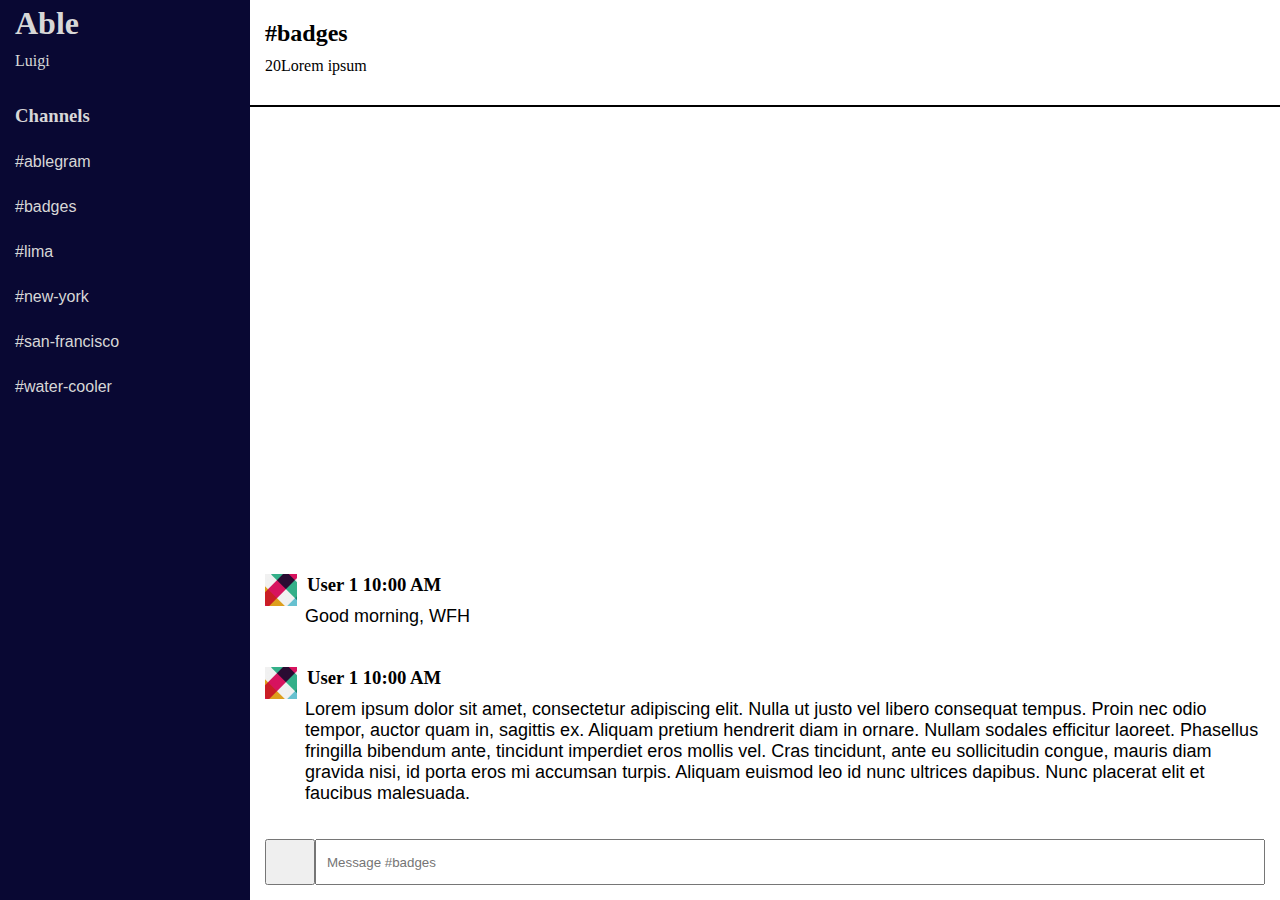
<file: index.html>
<!DOCTYPE html>
<html lang="en">

<head>
    <meta charset="UTF-8" />
    <meta name="viewport" content="width=device-width, initial-scale=1.0" />
    <meta http-equiv="X-UA-Compatible" content="ie=edge" />
    <title>CSS 1 Badge</title>
    <link rel="stylesheet" href="https://use.fontawesome.com/releases/v5.6.1/css/all.css"
        integrity="sha384-gfdkjb5BdAXd+lj+gudLWI+BXq4IuLW5IT+brZEZsLFm++aCMlF1V92rMkPaX4PP" crossorigin="anonymous" />
    <link rel="stylesheet" href="./styles.css" />
</head>

<body>
    <div class="sidebar">
        <header class="header">
            <div class="user-info">
                <h1>Able</h1>
                <i class="fas fa-bell"></i>
            </div>
            <div class="user-description">
                <p><i class="fas fa-circle"></i> <span>Luigi</span></p>
            </div>
        </header>
        <nav class="navigation">
            <h3 class="navigation-title">Channels</h3>
            <ul class="navigation-list">
                <li class="navigation-item"><a class="navigation-link" href=""> #ablegram </a></li>
                <li class="navigation-item"><a class="navigation-link" href=""> #badges </a></li>
                <li class="navigation-item"><a class="navigation-link" href=""> #lima </a></li>
                <li class="navigation-item"><a class="navigation-link" href=""> #new-york </a></li>
                <li class="navigation-item"><a class="navigation-link" href=""> #san-francisco </a></li>
                <li class="navigation-item"><a class="navigation-link" href=""> #water-cooler </a></li>
            </ul>
        </nav>
    </div>
    <section class="section-messages">
        <header class="section-header">
            <h2>#badges</h2>
            <div class="section-info-users">
                <div class="channel-members">
                    <i class="fas fa-user"></i><span>20</span>
                </div>
                <div class="channel-description"> Lorem ipsum</div>
            </div>
        </header>
        <div class="messages">
            <article>
                <header class="header-messages">
                    <img src="images/default_profile.png" alt="image users" /> <!-- Complete as needed -->
                    <div class="messages-info">
                        <h3>User 1
                            <span class="pub-date">10:00 AM</span>
                        </h3>
                    </div>
                </header>
                <p>Good morning, WFH</p>
            </article>
            <article>
                <header class="header-messages">
                    <img src="images/default_profile.png" alt="image users" /> <!-- Complete as needed -->
                    <div class="messages-info">
                        <h3>User 1
                            <span class="pub-date">10:00 AM</span>
                        </h3>
                    </div>
                </header>
                <p>
                    Lorem ipsum dolor sit amet, consectetur adipiscing elit. Nulla ut
                    justo vel libero consequat tempus. Proin nec odio tempor, auctor
                    quam in, sagittis ex. Aliquam pretium hendrerit diam in ornare.
                    Nullam sodales efficitur laoreet. Phasellus fringilla bibendum ante,
                    tincidunt imperdiet eros mollis vel. Cras tincidunt, ante eu
                    sollicitudin congue, mauris diam gravida nisi, id porta eros mi
                    accumsan turpis. Aliquam euismod leo id nunc ultrices dapibus. Nunc
                    placerat elit et faucibus malesuada.
                </p>
            </article>
        </div>
        <footer class="footer">
            <button type="button">
                <i class="fas fa-plus"></i>
            </button>
            <input type="text" placeholder="Message #badges" />
        </footer>
    </section>
</body>

</html>
</file>
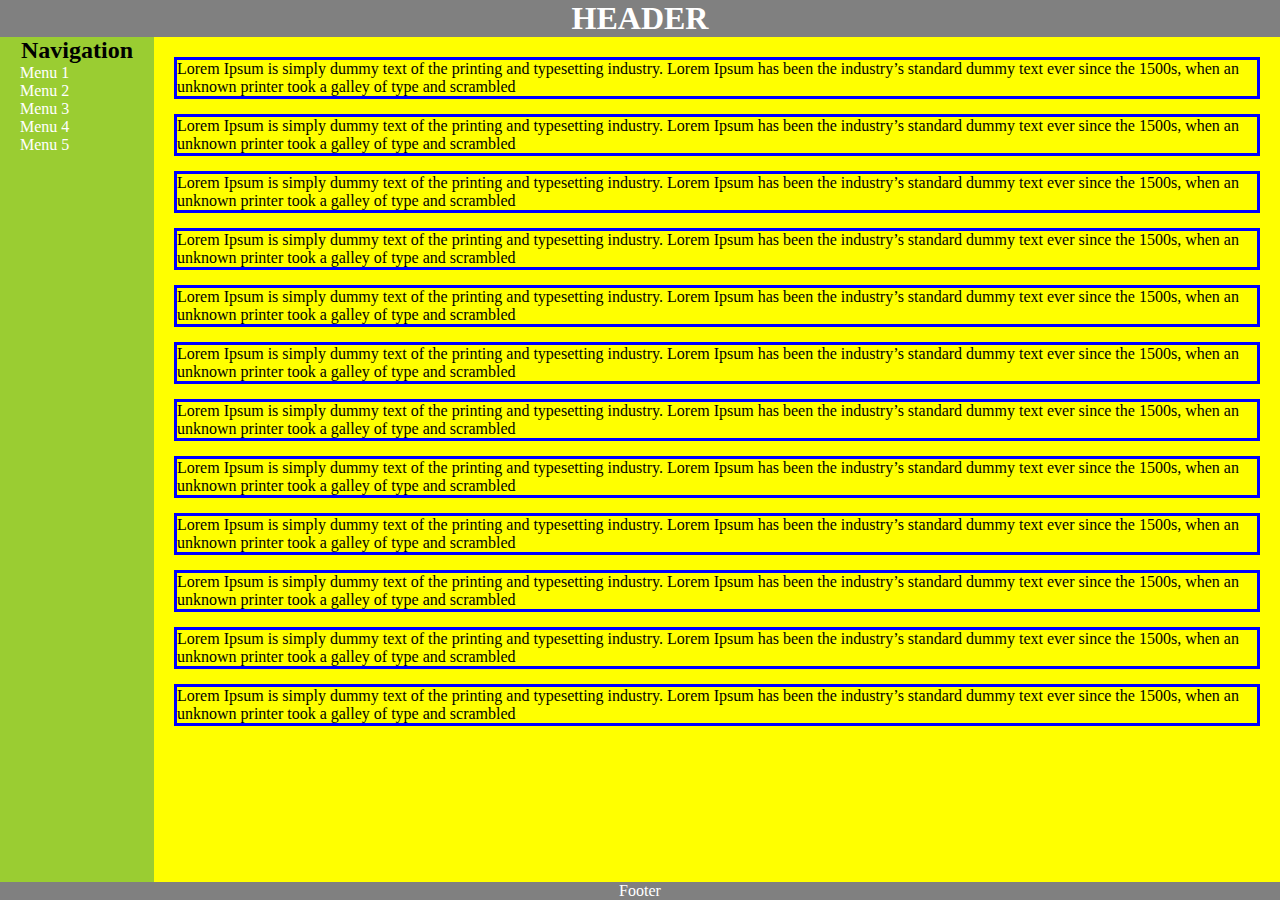
<file: layout-2columns.html>
<!DOCTYPE html>
<html lang="en">
<head>
    <meta charset="UTF-8">
    <meta name="viewport" content="width=device-width, initial-scale=1.0">
    <meta http-equiv="X-UA-Compatible" content="ie=edge">
    <title>Document</title>
    <link rel="stylesheet" href="styles2.css">
</head>
<body>
    <div class="wrapper">
        <header class="header"><h1>HEADER</h1></header>
        <section class="content">
            <div class="columns">
                <nav class="navitation">
                        <h2 class="navigation-title">Navigation</h2>
                        <ul class="navitation-list">
                            <li class="navitation-item">
                                <a class="navitation-link" href="#">Menu 1</a>
                            </li>
                            <li class="navitation-item">
                                <a class="navitation-link" href="#">Menu 2</a>
                            </li>
                            <li class="navitation-item">
                                <a class="navitation-link" href="#">Menu 3</a>
                            </li>
                            <li class="navitation-item">
                                <a class="navitation-link" href="#">Menu 4</a>
                            </li>
                            <li class="navitation-item">
                                <a class="navitation-link" href="#">Menu 5</a>
                            </li>
                        </ul>
                    </nav>
                <main class="main">
                    <section class="section">
                        <article class="article">
                                Lorem Ipsum is simply dummy text of the printing and typesetting
                                industry. Lorem Ipsum has been the industry’s standard dummy text ever
                                since the 1500s, when an unknown printer took a galley of type and
                                scrambled
                        </article>
                        <article class="article">
                        Lorem Ipsum is simply dummy text of the printing and typesetting
                        industry. Lorem Ipsum has been the industry’s standard dummy text ever
                        since the 1500s, when an unknown printer took a galley of type and
                        scrambled
                        </article>
                        <article class="article">
                        Lorem Ipsum is simply dummy text of the printing and typesetting
                        industry. Lorem Ipsum has been the industry’s standard dummy text ever
                        since the 1500s, when an unknown printer took a galley of type and
                        scrambled
                        </article>
                        <article class="article">
                        Lorem Ipsum is simply dummy text of the printing and typesetting
                        industry. Lorem Ipsum has been the industry’s standard dummy text ever
                        since the 1500s, when an unknown printer took a galley of type and
                        scrambled
                        </article>
                        <article class="article">
                                Lorem Ipsum is simply dummy text of the printing and typesetting
                                industry. Lorem Ipsum has been the industry’s standard dummy text ever
                                since the 1500s, when an unknown printer took a galley of type and
                                scrambled
                        </article>
                        <article class="article">
                                Lorem Ipsum is simply dummy text of the printing and typesetting
                                industry. Lorem Ipsum has been the industry’s standard dummy text ever
                                since the 1500s, when an unknown printer took a galley of type and
                                scrambled
                        </article>
                        <article class="article">
                                Lorem Ipsum is simply dummy text of the printing and typesetting
                                industry. Lorem Ipsum has been the industry’s standard dummy text ever
                                since the 1500s, when an unknown printer took a galley of type and
                                scrambled
                        </article>
                        <article class="article">
                                Lorem Ipsum is simply dummy text of the printing and typesetting
                                industry. Lorem Ipsum has been the industry’s standard dummy text ever
                                since the 1500s, when an unknown printer took a galley of type and
                                scrambled
                        </article>
                        <article class="article">
                                Lorem Ipsum is simply dummy text of the printing and typesetting
                                industry. Lorem Ipsum has been the industry’s standard dummy text ever
                                since the 1500s, when an unknown printer took a galley of type and
                                scrambled
                        </article>
                        <article class="article">
                                Lorem Ipsum is simply dummy text of the printing and typesetting
                                industry. Lorem Ipsum has been the industry’s standard dummy text ever
                                since the 1500s, when an unknown printer took a galley of type and
                                scrambled
                        </article>
                        <article class="article">
                                Lorem Ipsum is simply dummy text of the printing and typesetting
                                industry. Lorem Ipsum has been the industry’s standard dummy text ever
                                since the 1500s, when an unknown printer took a galley of type and
                                scrambled
                        </article>
                        <article class="article">
                                Lorem Ipsum is simply dummy text of the printing and typesetting
                                industry. Lorem Ipsum has been the industry’s standard dummy text ever
                                since the 1500s, when an unknown printer took a galley of type and
                                scrambled
                        </article>
                    </section>
                </main>
            </div>
        </section>
        <footer class="footer">Footer</footer>
    </div>
</body>
</html>
</file>
<file: styles.css>
body, html {
    height: 100vh;
    margin: 0;
}

body {
    display: flex;
}

h1, h2, h3, p {
    margin: 0;
}

:root {
    --aside-color: #090833;
    --text-primary-color: #333333;
    --text-secondary-color: #d7d7d7;
    --channel-primary-color: #274e64;
}

.sidebar {
    background-color: var(--aside-color);
    color: var(--text-secondary-color);
    flex-shrink: 0;
    width: 250px;
}

.user-info {
    display: flex;
    justify-content: space-between;
    align-items: center;
    padding: 5px 15px;
}

.fa-circle {
    color: green;
}

.user-description p {
    padding: 5px 15px;
}

.navigation {
    display: flex;
    flex-direction: column;
}

.navigation-title {
    padding: 30px 15px 0 15px;
}

.navigation-list {
    padding-left: 0;
}

.navigation-item {
    list-style: none;
}

.navigation-link {
    display: block;
    text-decoration: none;
    color: var(--text-secondary-color);
    height: 25px;
    padding: 10px 15px;
    font-family: Arial, Helvetica, sans-serif;
}

.navigation-link:hover {
    background-color: red;
}

/* Messsages Container*/
.section-header {
    border-bottom: 2px solid black;
    padding: 20px 15px;
}

.section-messages {
    display: flex;
    flex-direction: column;
}

.section-info-users {
    display: flex;
    padding: 10px 0;
}

.messages {
    display: flex;
    flex-direction: column;
    flex-grow: 1;
    padding: 0 15px;
    justify-content: flex-end;
    overflow: auto;
}

.messages img {
    height: 32px;
    width: 32px;
}
.messages article {
    margin: 20px 0;
}
.messages p {
    padding-left: 40px;
    font-family: Arial, Helvetica, sans-serif;
    font-size: 18px;
}

.header-messages {
    display: flex;
}
.messages-info {
    display: flex;
    padding-left: 10px;
}

.footer {
    display: flex;
    padding: 15px;
}

.footer input {
    flex-grow: 1;
    height: 40px;
    padding-left: 10px;
}


.footer button {
    width: 50px;
}
</file>
<file: styles2.css>
* {
    margin: 0;
    padding: 0;
    box-sizing: border-box;
}
body {
    margin: 0;
}

.wrapper {
    min-height: 100vh;
    background: #ccc;
    display: flex;
    flex-direction: column;
}

.header, footer {
    background-color: gray;
    color: white;
    text-align: center;
}

.content {
    display: flex;
    flex-grow: 1;
}

.columns {
    display: flex;
    flex-grow: 1;
}

.main {
    flex-grow: 1;
    background-color: yellow;
    padding: 20px;
    overflow: hidden; 
}

.article {
    border: blue solid 3px;
    margin-bottom: 15px;
}

.navitation {
    background-color: yellowgreen;
    margin: 0;
    width: 200px;
}

.navitation-item {
    display: block;
    flex-shrink: 0;
    padding-left: 20px;
}

.navitation-link:hover {
    background-color: red;
}

.navitation-link {
    text-decoration: none;
    color: white;
}

.navigation-title {
    text-align: center;
}

.footer {
    background-color: gray;
}
</file>
